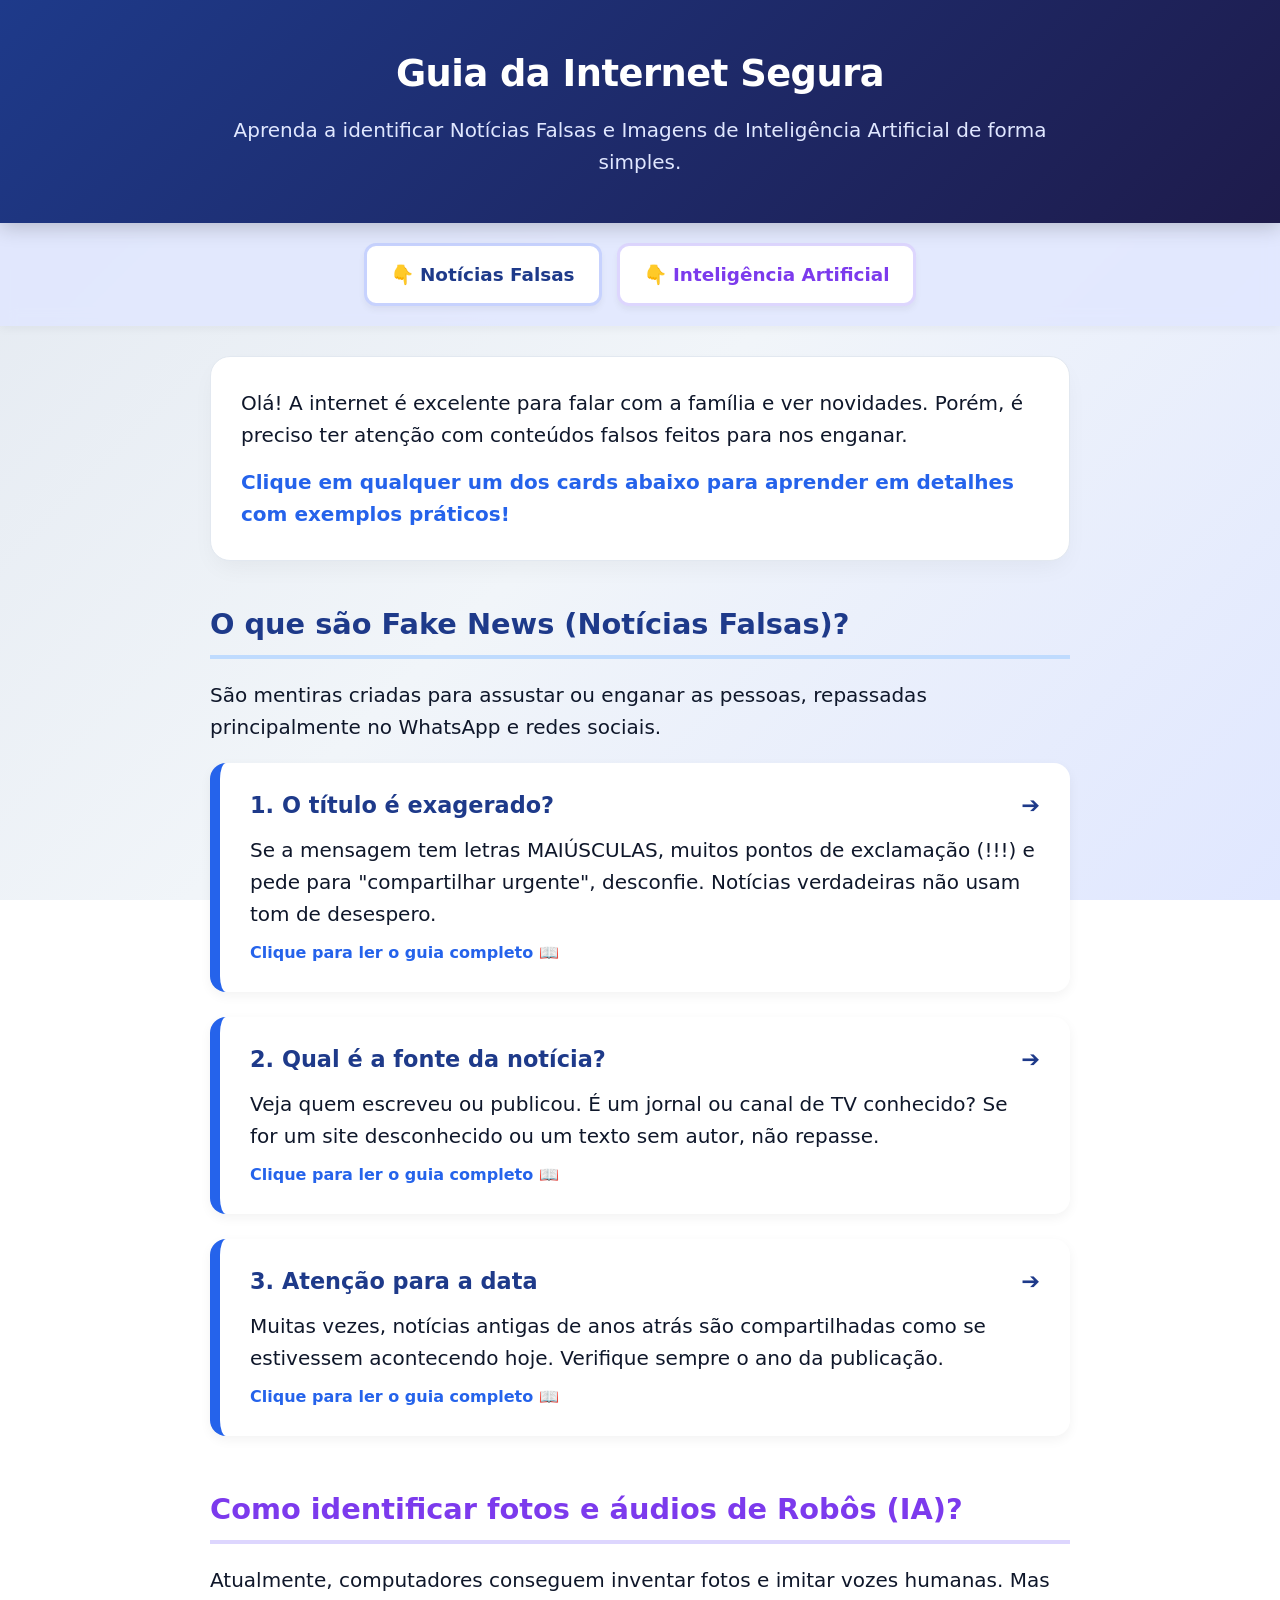
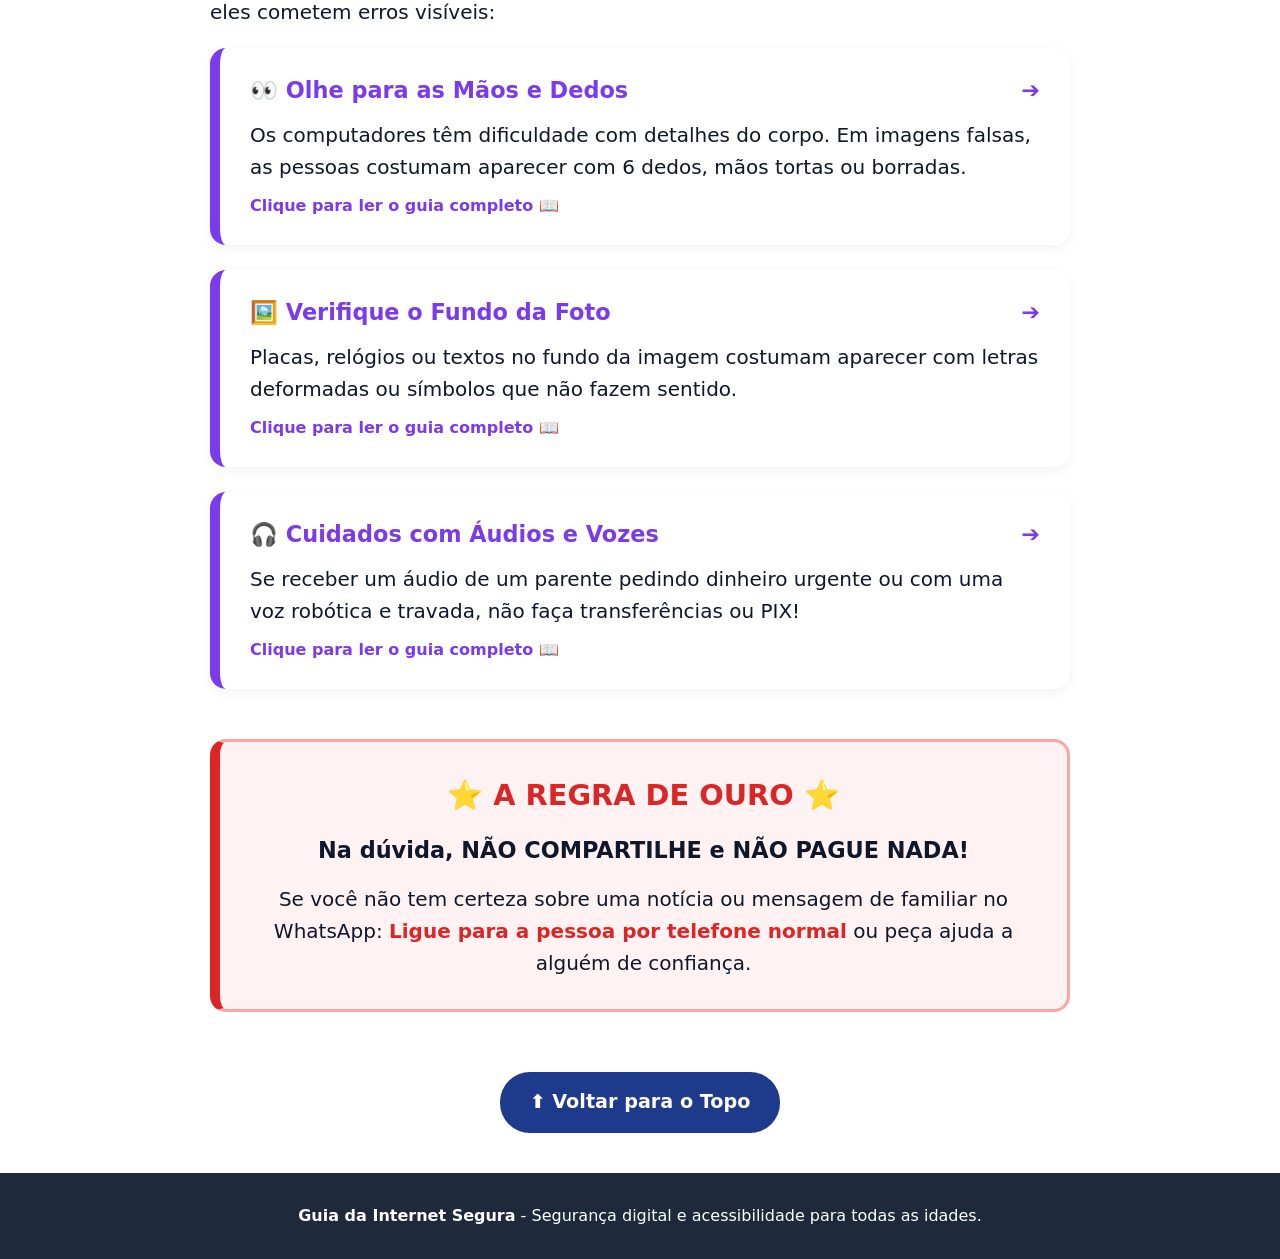
<file: index.html>
<!DOCTYPE html>
<html lang="pt-BR">
<head>
    <meta charset="UTF-8">
    <meta name="viewport" content="width=device-width, initial-scale=1.0">
    <title>Guia da Internet Segura para Idosos</title>
    <link rel="stylesheet" href="style.css">
</head>
<body>

    <header class="cabecalho">
        <div class="container">
            <h1>Guia da Internet Segura</h1>
            <p>Aprenda a identificar Notícias Falsas e Imagens de Inteligência Artificial de forma simples.</p>
        </div>
    </header>

    <nav class="navegacao-rapida" aria-label="Navegação rápida pelas seções">
        <div class="container botoes-nav">
            <a href="#fake-news" class="btn-nav">👇 Notícias Falsas</a>
            <a href="#inteligencia-artificial" class="btn-nav purple">👇 Inteligência Artificial</a>
        </div>
    </nav>

    <main class="container">

        <section class="card-introducao">
            <p>Olá! A internet é excelente para falar com a família e ver novidades. Porém, é preciso ter atenção com conteúdos falsos feitos para nos enganar.</p>
            <p style="margin-top: 15px; font-weight: bold; color: var(--cor-azul-destaque);">Clique em qualquer um dos cards abaixo para aprender em detalhes com exemplos práticos!</p>
        </section>

        <section id="fake-news" class="secao">
            <h2 class="titulo-secao">O que são Fake News (Notícias Falsas)?</h2>
            <p style="margin-bottom: 20px;">São mentiras criadas para assustar ou enganar as pessoas, repassadas principalmente no WhatsApp e redes sociais.</p>

            <a href="titulo-exagerado.html" class="card-dica-link">
                <article class="card-dica">
                    <h3>1. O título é exagerado? <span>➔</span></h3>
                    <p>Se a mensagem tem letras MAIÚSCULAS, muitos pontos de exclamação (!!!) e pede para "compartilhar urgente", desconfie. Notícias verdadeiras não usam tom de desespero.</p>
                    <span class="saiba-mais">Clique para ler o guia completo 📖</span>
                </article>
            </a>

            <a href="fonte-noticia.html" class="card-dica-link">
                <article class="card-dica">
                    <h3>2. Qual é a fonte da notícia? <span>➔</span></h3>
                    <p>Veja quem escreveu ou publicou. É um jornal ou canal de TV conhecido? Se for um site desconhecido ou um texto sem autor, não repasse.</p>
                    <span class="saiba-mais">Clique para ler o guia completo 📖</span>
                </article>
            </a>

            <a href="atencao-data.html" class="card-dica-link">
                <article class="card-dica">
                    <h3>3. Atenção para a data <span>➔</span></h3>
                    <p>Muitas vezes, notícias antigas de anos atrás são compartilhadas como se estivessem acontecendo hoje. Verifique sempre o ano da publicação.</p>
                    <span class="saiba-mais">Clique para ler o guia completo 📖</span>
                </article>
            </a>
        </section>

        <section id="inteligencia-artificial" class="secao">
            <h2 class="titulo-secao purple">Como identificar fotos e áudios de Robôs (IA)?</h2>
            <p style="margin-bottom: 20px;">Atualmente, computadores conseguem inventar fotos e imitar vozes humanas. Mas eles cometem erros visíveis:</p>

            <a href="maos-dedos.html" class="card-dica-link">
                <article class="card-dica purple">
                    <h3>👀 Olhe para as Mãos e Dedos <span>➔</span></h3>
                    <p>Os computadores têm dificuldade com detalhes do corpo. Em imagens falsas, as pessoas costumam aparecer com 6 dedos, mãos tortas ou borradas.</p>
                    <span class="saiba-mais">Clique para ler o guia completo 📖</span>
                </article>
            </a>

            <a href="fundo-foto.html" class="card-dica-link">
                <article class="card-dica purple">
                    <h3>🖼️ Verifique o Fundo da Foto <span>➔</span></h3>
                    <p>Placas, relógios ou textos no fundo da imagem costumam aparecer com letras deformadas ou símbolos que não fazem sentido.</p>
                    <span class="saiba-mais">Clique para ler o guia completo 📖</span>
                </article>
            </a>

            <a href="audios-vozes.html" class="card-dica-link">
                <article class="card-dica purple">
                    <h3>🎧 Cuidados com Áudios e Vozes <span>➔</span></h3>
                    <p>Se receber um áudio de um parente pedindo dinheiro urgente ou com uma voz robótica e travada, não faça transferências ou PIX!</p>
                    <span class="saiba-mais">Clique para ler o guia completo 📖</span>
                </article>
            </a>
        </section>

        <section class="card-alerta">
            <h2>⭐ A Regra de Ouro ⭐</h2>
            <p class="destaque">Na dúvida, NÃO COMPARTILHE e NÃO PAGUE NADA!</p>
            <p>Se você não tem certeza sobre uma notícia ou mensagem de familiar no WhatsApp: <strong style="color: var(--cor-vermelho-alerta);">Ligue para a pessoa por telefone normal</strong> ou peça ajuda a alguém de confiança.</p>
        </section>

        <div style="text-align: center;">
            <a href="#" class="btn-topo">⬆️ Voltar para o Topo</a>
        </div>

    </main>

    <footer class="rodape">
        <p><strong>Guia da Internet Segura</strong> - Segurança digital e acessibilidade para todas as idades.</p>
    </footer>

</body>
</html>
</file>
<file: style.css>
:root {
    --cor-fundo: #f0f4f9;
    --cor-texto: #0f172a;
    --cor-card-bg: #ffffff;
    --cor-azul-escuro: #1e3a8a;
    --cor-azul-destaque: #2563eb;
    --cor-roxo-destaque: #7c3aed;
    --cor-vermelho-alerta: #dc2626;
    --cor-vermelho-fundo: #fef2f2;
    --fonte-principal: 'Segoe UI', system-ui, -apple-system, sans-serif;
}

* {
    box-sizing: border-box;
    margin: 0;
    padding: 0;
}

html {
    scroll-behavior: smooth;
}

body {
    font-family: var(--fonte-principal);
    background: linear-gradient(135deg, #e2e8f0 0%, #f1f5f9 50%, #e0e7ff 100%);
    background-attachment: fixed;
    color: var(--cor-texto);
    line-height: 1.6;
    font-size: 20px;
    min-height: 100vh;
}

.container {
    max-width: 900px;
    margin: 0 auto;
    padding: 0 20px;
}

.cabecalho {
    background: linear-gradient(135deg, #1e3a8a 0%, #1e1b4b 100%);
    color: #ffffff;
    text-align: center;
    padding: 45px 20px;
    position: sticky;
    top: 0;
    z-index: 100;
    box-shadow: 0 4px 20px rgba(0, 0, 0, 0.2);
}

.cabecalho h1 {
    font-size: 2.3rem;
    margin-bottom: 10px;
    font-weight: 800;
    letter-spacing: -0.5px;
}

.cabecalho p {
    font-size: 1.25rem;
    color: #e0e7ff;
}

.navegacao-rapida {
    background-color: rgba(224, 231, 255, 0.8);
    backdrop-filter: blur(8px);
    padding: 20px 0;
    margin-bottom: 30px;
    box-shadow: 0 2px 10px rgba(0,0,0,0.05);
}

.botoes-nav {
    display: flex;
    gap: 15px;
    justify-content: center;
    flex-wrap: wrap;
}

.btn-nav {
    background-color: #ffffff;
    color: var(--cor-azul-escuro);
    text-decoration: none;
    padding: 14px 24px;
    border-radius: 12px;
    font-weight: bold;
    font-size: 1.15rem;
    border: 3px solid #c7d2fe;
    box-shadow: 0 4px 6px rgba(0,0,0,0.05);
    transition: all 0.2s ease;
    display: inline-block;
    text-align: center;
}

.btn-nav.purple {
    color: var(--cor-roxo-destaque);
    border-color: #ddd6fe;
}

.btn-nav:hover, .btn-nav:focus {
    background-color: #ffffff;
    transform: translateY(-3px);
    box-shadow: 0 8px 15px rgba(0,0,0,0.1);
    outline: none;
}

.card-introducao {
    background-color: var(--cor-card-bg);
    padding: 30px;
    border-radius: 20px;
    border: 1px solid #e2e8f0;
    margin-bottom: 40px;
    font-size: 1.25rem;
    box-shadow: 0 10px 25px -5px rgba(0, 0, 0, 0.05);
}

.titulo-secao {
    font-size: 1.8rem;
    color: var(--cor-azul-escuro);
    margin-bottom: 20px;
    border-bottom: 4px solid #bfdbfe;
    padding-bottom: 8px;
}

.titulo-secao.purple {
    color: var(--cor-roxo-destaque);
    border-bottom-color: #ddd6fe;
}

.secao {
    margin-bottom: 50px;
    scroll-margin-top: 150px;
}

/* Card Clicável */
.card-dica-link {
    display: block;
    text-decoration: none;
    color: inherit;
    margin-bottom: 25px;
}

.card-dica {
    background-color: var(--cor-card-bg);
    padding: 25px 30px;
    border-radius: 16px;
    box-shadow: 0 4px 12px rgba(0, 0, 0, 0.05);
    border-left: 10px solid var(--cor-azul-destaque);
    transition: all 0.3s ease;
    position: relative;
    overflow: hidden;
}

.card-dica-link:hover .card-dica {
    transform: translateY(-5px);
    box-shadow: 0 12px 24px rgba(0, 0, 0, 0.12);
}

.card-dica.purple {
    border-left-color: var(--cor-roxo-destaque);
}

.card-dica h3 {
    font-size: 1.4rem;
    color: var(--cor-azul-escuro);
    margin-bottom: 10px;
    display: flex;
    justify-content: space-between;
    align-items: center;
}

.card-dica.purple h3 {
    color: var(--cor-roxo-destaque);
}

.card-dica .saiba-mais {
    font-size: 1rem;
    font-weight: bold;
    color: var(--cor-azul-destaque);
    display: inline-block;
    margin-top: 10px;
}

.card-dica.purple .saiba-mais {
    color: var(--cor-roxo-destaque);
}

/* Estilos para Páginas Secundárias */
.pagina-detalhe {
    background-color: var(--cor-card-bg);
    padding: 40px;
    border-radius: 20px;
    box-shadow: 0 10px 30px rgba(0, 0, 0, 0.08);
    margin: 40px auto;
}

.btn-voltar {
    display: inline-flex;
    align-items: center;
    gap: 8px;
    background-color: #e2e8f0;
    color: var(--cor-texto);
    text-decoration: none;
    padding: 10px 20px;
    border-radius: 10px;
    font-weight: bold;
    font-size: 1rem;
    margin-bottom: 25px;
    transition: background-color 0.2s;
}

.btn-voltar:hover {
    background-color: #cbd5e1;
}

.imagem-explicativa {
    width: 100%;
    max-height: 400px;
    object-fit: cover;
    border-radius: 12px;
    margin: 25px 0;
    box-shadow: 0 4px 10px rgba(0, 0, 0, 0.1);
}

.card-alerta {
    background-color: var(--cor-vermelho-fundo);
    border: 3px solid #fca5a5;
    border-left: 10px solid var(--cor-vermelho-alerta);
    border-radius: 16px;
    padding: 30px;
    text-align: center;
    margin-bottom: 40px;
}

.card-alerta h2 {
    color: var(--cor-vermelho-alerta);
    font-size: 1.8rem;
    margin-bottom: 15px;
    text-transform: uppercase;
}

.card-alerta p.destaque {
    font-size: 1.4rem;
    font-weight: bold;
    margin-bottom: 15px;
}

.btn-topo {
    display: inline-block;
    background-color: var(--cor-azul-escuro);
    color: #ffffff;
    text-decoration: none;
    padding: 15px 30px;
    border-radius: 30px;
    font-weight: bold;
    font-size: 1.2rem;
    margin: 20px 0 40px 0;
    transition: transform 0.2s;
}

.btn-topo:hover {
    transform: translateY(-2px);
}

.rodape {
    background-color: #1e293b;
    color: #ffffff;
    text-align: center;
    padding: 30px 20px;
    font-size: 1rem;
}
</file>
